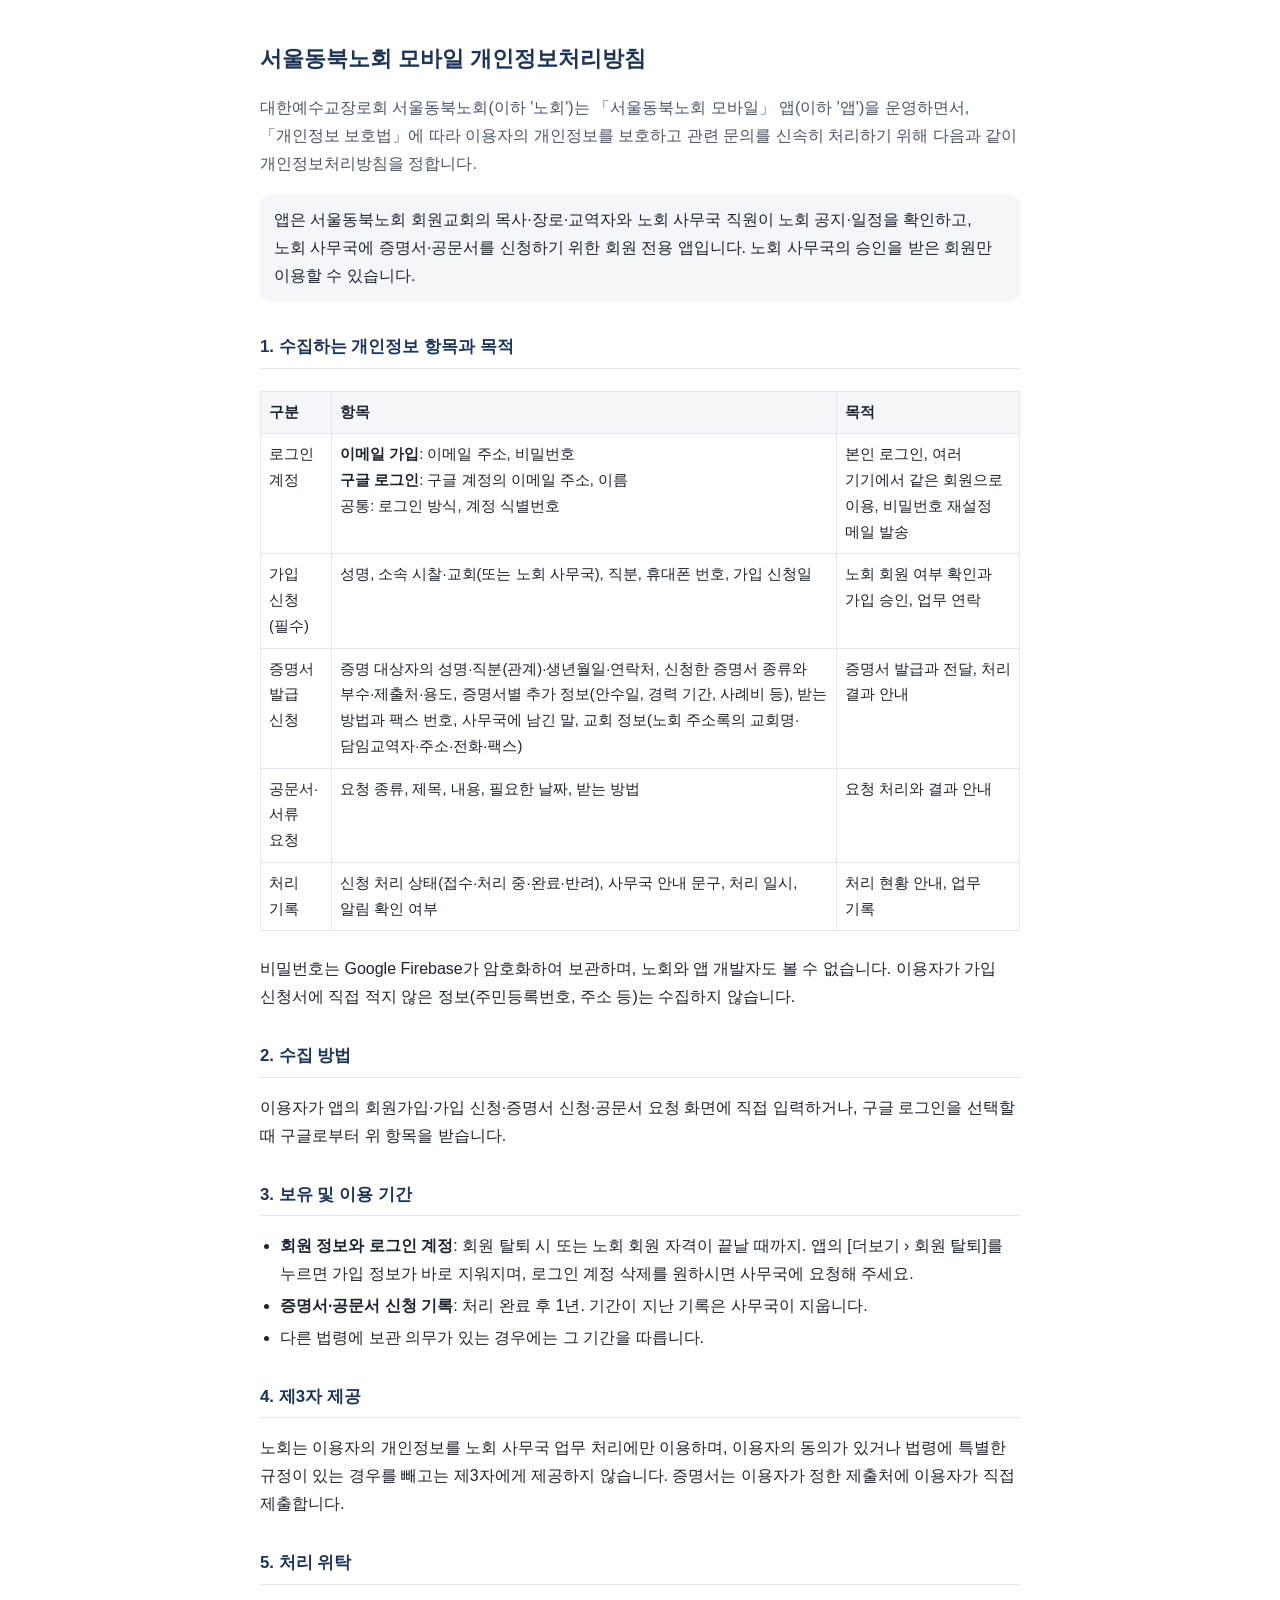
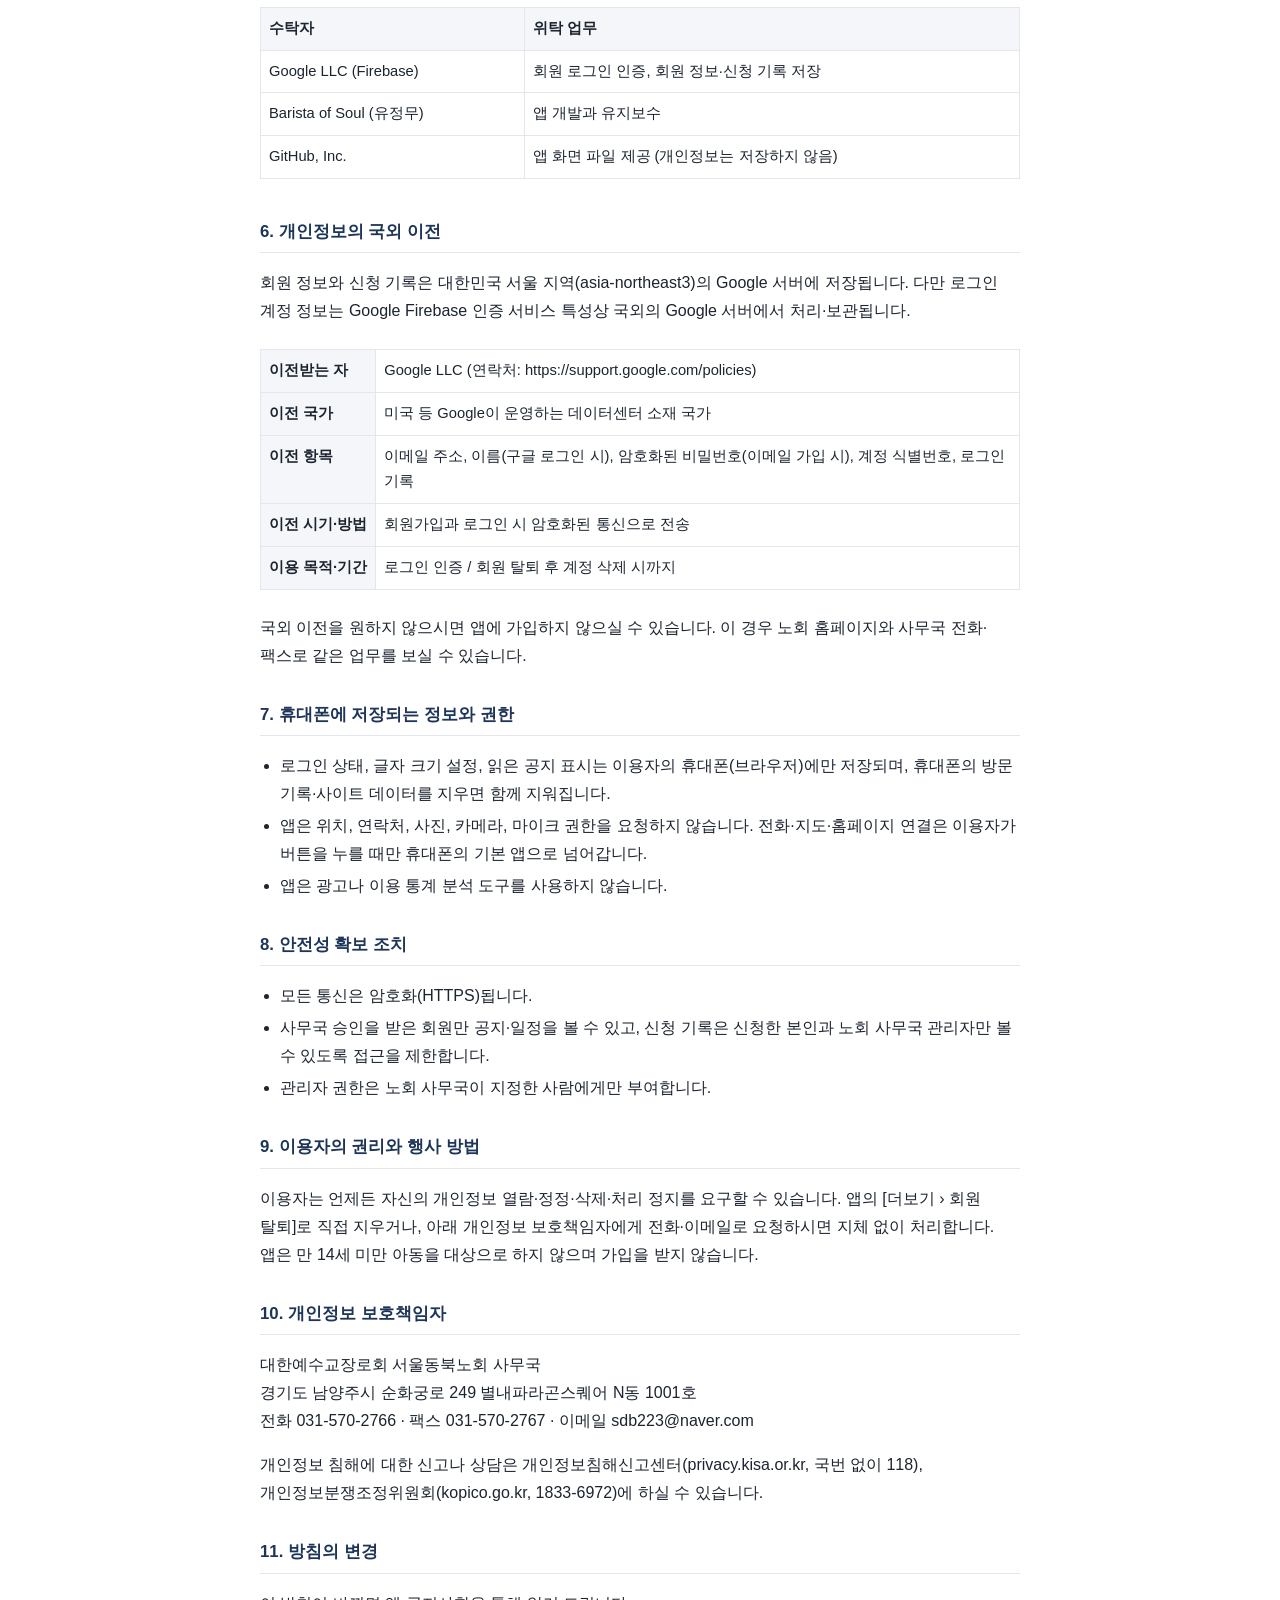
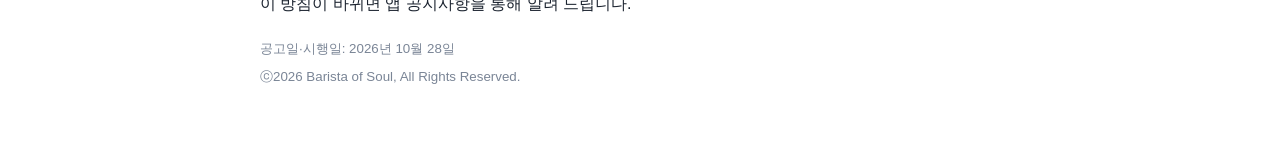
<file: privacy.html>
<!doctype html>
<html lang="ko"><head><meta charset="utf-8"><meta name="viewport" content="width=device-width, initial-scale=1">
<title>개인정보처리방침 · 서울동북노회 모바일</title>
<style>
body{font-family:'Noto Sans KR',-apple-system,'Apple SD Gothic Neo','Malgun Gothic',sans-serif;max-width:760px;margin:0 auto;padding:24px 18px 56px;line-height:1.75;color:#1c2430;background:#fff;word-break:keep-all;overflow-wrap:anywhere}
h1{font-size:1.4em;color:#1d3557;margin-bottom:6px}
h2{font-size:1.05em;margin-top:30px;color:#1d3557;border-bottom:1px solid #e3e7ed;padding-bottom:6px}
.lead{color:#4a5568}
.wrap{overflow-x:auto}
table{border-collapse:collapse;width:100%;font-size:.92em;margin:8px 0}
td,th{border:1px solid #e3e7ed;padding:8px;text-align:left;vertical-align:top}
th{background:#f4f6f9;white-space:nowrap}
ul{padding-left:20px} li{margin:4px 0}
small{color:#7a8596}
.box{background:#f4f6f9;border-radius:10px;padding:12px 14px}
</style></head>
<body>
<h1>서울동북노회 모바일 개인정보처리방침</h1>
<p class="lead">대한예수교장로회 서울동북노회(이하 '노회')는 「서울동북노회 모바일」 앱(이하 '앱')을 운영하면서, 「개인정보 보호법」에 따라 이용자의 개인정보를 보호하고 관련 문의를 신속히 처리하기 위해 다음과 같이 개인정보처리방침을 정합니다.</p>
<div class="box">앱은 서울동북노회 회원교회의 목사·장로·교역자와 노회 사무국 직원이 노회 공지·일정을 확인하고, 노회 사무국에 증명서·공문서를 신청하기 위한 회원 전용 앱입니다. 노회 사무국의 승인을 받은 회원만 이용할 수 있습니다.</div>

<h2>1. 수집하는 개인정보 항목과 목적</h2>
<div class="wrap"><table>
<tr><th>구분</th><th>항목</th><th>목적</th></tr>
<tr><td>로그인 계정</td><td>
  <b>이메일 가입</b>: 이메일 주소, 비밀번호<br>
  <b>구글 로그인</b>: 구글 계정의 이메일 주소, 이름<br>
  공통: 로그인 방식, 계정 식별번호</td><td>본인 로그인, 여러 기기에서 같은 회원으로 이용, 비밀번호 재설정 메일 발송</td></tr>
<tr><td>가입 신청 (필수)</td><td>성명, 소속 시찰·교회(또는 노회 사무국), 직분, 휴대폰 번호, 가입 신청일</td><td>노회 회원 여부 확인과 가입 승인, 업무 연락</td></tr>
<tr><td>증명서 발급 신청</td><td>증명 대상자의 성명·직분(관계)·생년월일·연락처, 신청한 증명서 종류와 부수·제출처·용도, 증명서별 추가 정보(안수일, 경력 기간, 사례비 등), 받는 방법과 팩스 번호, 사무국에 남긴 말, 교회 정보(노회 주소록의 교회명·담임교역자·주소·전화·팩스)</td><td>증명서 발급과 전달, 처리 결과 안내</td></tr>
<tr><td>공문서·서류 요청</td><td>요청 종류, 제목, 내용, 필요한 날짜, 받는 방법</td><td>요청 처리와 결과 안내</td></tr>
<tr><td>처리 기록</td><td>신청 처리 상태(접수·처리 중·완료·반려), 사무국 안내 문구, 처리 일시, 알림 확인 여부</td><td>처리 현황 안내, 업무 기록</td></tr>
</table></div>
<p>비밀번호는 Google Firebase가 암호화하여 보관하며, 노회와 앱 개발자도 볼 수 없습니다. 이용자가 가입 신청서에 직접 적지 않은 정보(주민등록번호, 주소 등)는 수집하지 않습니다.</p>

<h2>2. 수집 방법</h2>
<p>이용자가 앱의 회원가입·가입 신청·증명서 신청·공문서 요청 화면에 직접 입력하거나, 구글 로그인을 선택할 때 구글로부터 위 항목을 받습니다.</p>

<h2>3. 보유 및 이용 기간</h2>
<ul>
<li><b>회원 정보와 로그인 계정</b>: 회원 탈퇴 시 또는 노회 회원 자격이 끝날 때까지. 앱의 [더보기 › 회원 탈퇴]를 누르면 가입 정보가 바로 지워지며, 로그인 계정 삭제를 원하시면 사무국에 요청해 주세요.</li>
<li><b>증명서·공문서 신청 기록</b>: 처리 완료 후 1년. 기간이 지난 기록은 사무국이 지웁니다.</li>
<li>다른 법령에 보관 의무가 있는 경우에는 그 기간을 따릅니다.</li>
</ul>

<h2>4. 제3자 제공</h2>
<p>노회는 이용자의 개인정보를 노회 사무국 업무 처리에만 이용하며, 이용자의 동의가 있거나 법령에 특별한 규정이 있는 경우를 빼고는 제3자에게 제공하지 않습니다. 증명서는 이용자가 정한 제출처에 이용자가 직접 제출합니다.</p>

<h2>5. 처리 위탁</h2>
<div class="wrap"><table>
<tr><th>수탁자</th><th>위탁 업무</th></tr>
<tr><td>Google LLC (Firebase)</td><td>회원 로그인 인증, 회원 정보·신청 기록 저장</td></tr>
<tr><td>Barista of Soul (유정무)</td><td>앱 개발과 유지보수</td></tr>
<tr><td>GitHub, Inc.</td><td>앱 화면 파일 제공 (개인정보는 저장하지 않음)</td></tr>
</table></div>

<h2>6. 개인정보의 국외 이전</h2>
<p>회원 정보와 신청 기록은 대한민국 서울 지역(asia-northeast3)의 Google 서버에 저장됩니다. 다만 로그인 계정 정보는 Google Firebase 인증 서비스 특성상 국외의 Google 서버에서 처리·보관됩니다.</p>
<div class="wrap"><table>
<tr><th>이전받는 자</th><td>Google LLC (연락처: https://support.google.com/policies)</td></tr>
<tr><th>이전 국가</th><td>미국 등 Google이 운영하는 데이터센터 소재 국가</td></tr>
<tr><th>이전 항목</th><td>이메일 주소, 이름(구글 로그인 시), 암호화된 비밀번호(이메일 가입 시), 계정 식별번호, 로그인 기록</td></tr>
<tr><th>이전 시기·방법</th><td>회원가입과 로그인 시 암호화된 통신으로 전송</td></tr>
<tr><th>이용 목적·기간</th><td>로그인 인증 / 회원 탈퇴 후 계정 삭제 시까지</td></tr>
</table></div>
<p>국외 이전을 원하지 않으시면 앱에 가입하지 않으실 수 있습니다. 이 경우 노회 홈페이지와 사무국 전화·팩스로 같은 업무를 보실 수 있습니다.</p>

<h2>7. 휴대폰에 저장되는 정보와 권한</h2>
<ul>
<li>로그인 상태, 글자 크기 설정, 읽은 공지 표시는 이용자의 휴대폰(브라우저)에만 저장되며, 휴대폰의 방문 기록·사이트 데이터를 지우면 함께 지워집니다.</li>
<li>앱은 위치, 연락처, 사진, 카메라, 마이크 권한을 요청하지 않습니다. 전화·지도·홈페이지 연결은 이용자가 버튼을 누를 때만 휴대폰의 기본 앱으로 넘어갑니다.</li>
<li>앱은 광고나 이용 통계 분석 도구를 사용하지 않습니다.</li>
</ul>

<h2>8. 안전성 확보 조치</h2>
<ul>
<li>모든 통신은 암호화(HTTPS)됩니다.</li>
<li>사무국 승인을 받은 회원만 공지·일정을 볼 수 있고, 신청 기록은 신청한 본인과 노회 사무국 관리자만 볼 수 있도록 접근을 제한합니다.</li>
<li>관리자 권한은 노회 사무국이 지정한 사람에게만 부여합니다.</li>
</ul>

<h2>9. 이용자의 권리와 행사 방법</h2>
<p>이용자는 언제든 자신의 개인정보 열람·정정·삭제·처리 정지를 요구할 수 있습니다. 앱의 [더보기 › 회원 탈퇴]로 직접 지우거나, 아래 개인정보 보호책임자에게 전화·이메일로 요청하시면 지체 없이 처리합니다. 앱은 만 14세 미만 아동을 대상으로 하지 않으며 가입을 받지 않습니다.</p>

<h2>10. 개인정보 보호책임자</h2>
<p>대한예수교장로회 서울동북노회 사무국<br>
경기도 남양주시 순화궁로 249 별내파라곤스퀘어 N동 1001호<br>
전화 031-570-2766 · 팩스 031-570-2767 · 이메일 sdb223@naver.com</p>
<p>개인정보 침해에 대한 신고나 상담은 개인정보침해신고센터(privacy.kisa.or.kr, 국번 없이 118), 개인정보분쟁조정위원회(kopico.go.kr, 1833-6972)에 하실 수 있습니다.</p>

<h2>11. 방침의 변경</h2>
<p>이 방침이 바뀌면 앱 공지사항을 통해 알려 드립니다.</p>
<p><small>공고일·시행일: 2026년 10월 28일<br>ⓒ2026 Barista of Soul, All Rights Reserved.</small></p>
</body></html>
</file>
